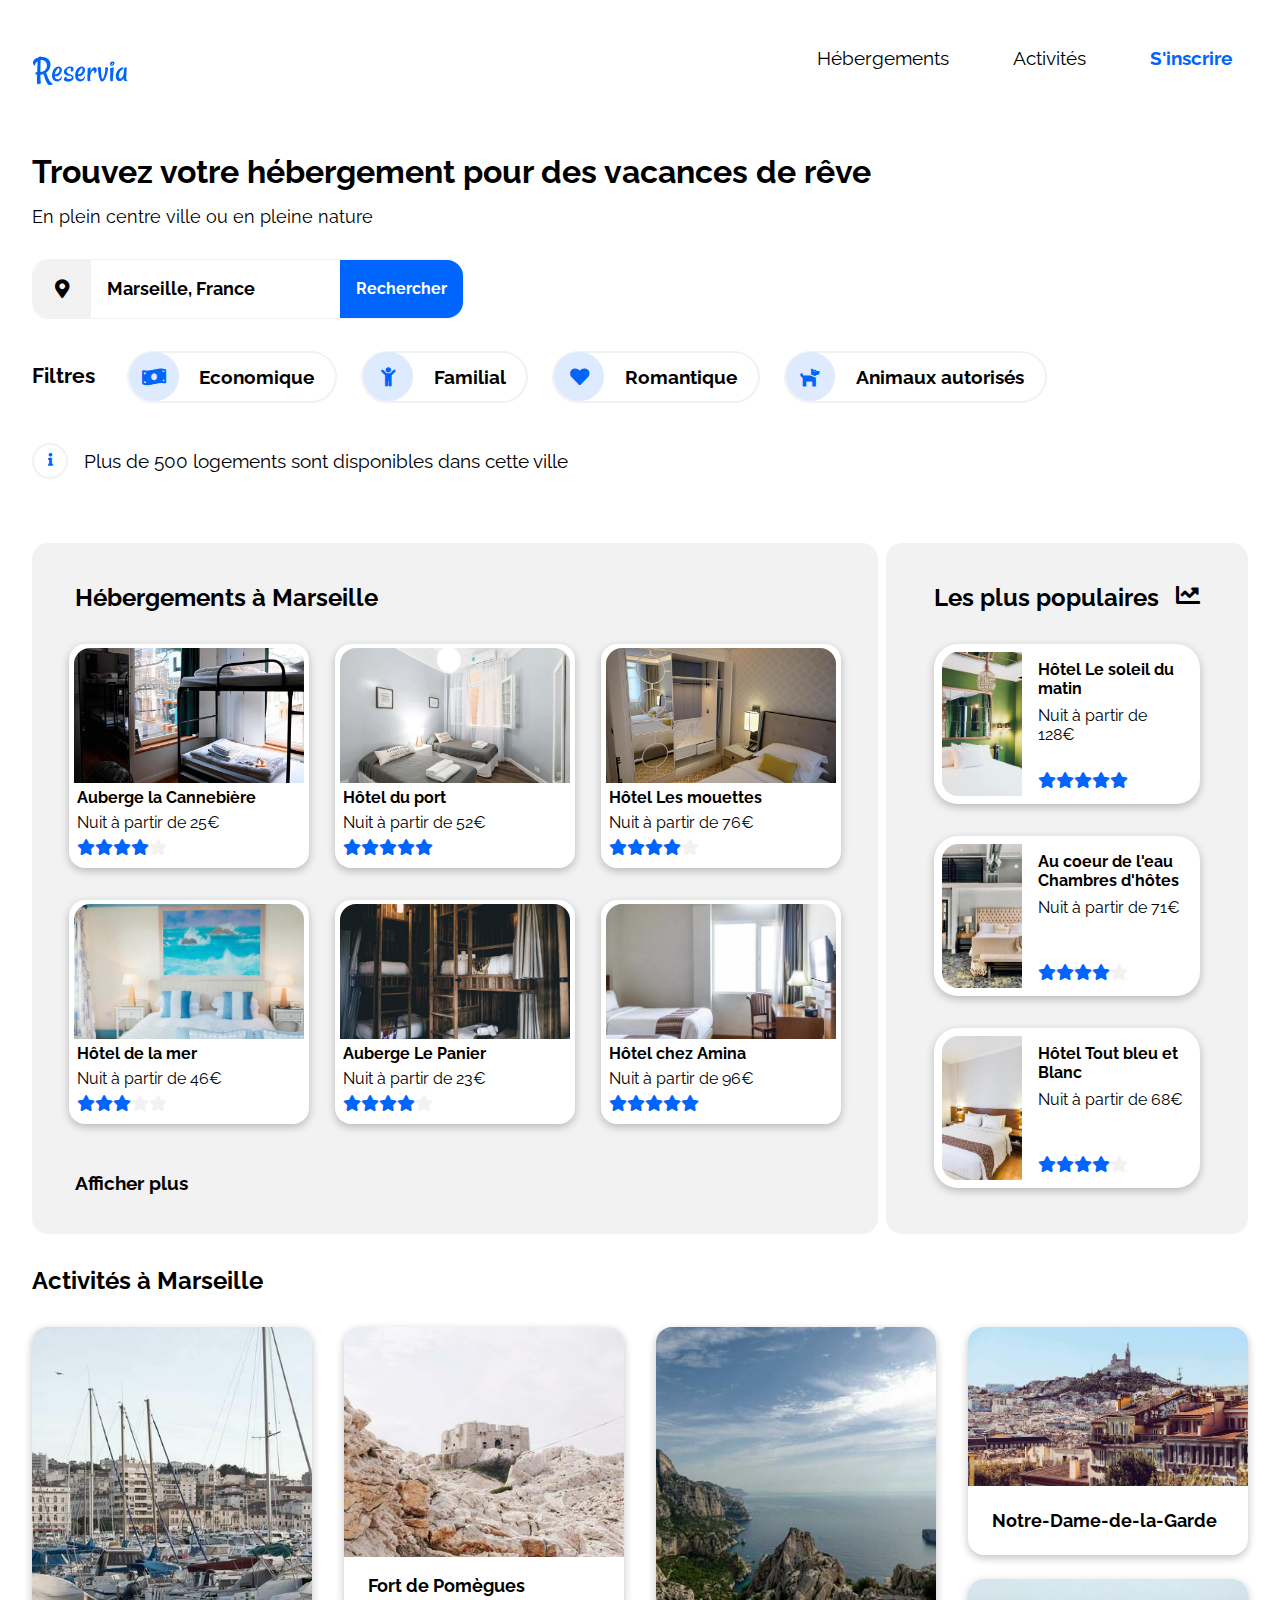
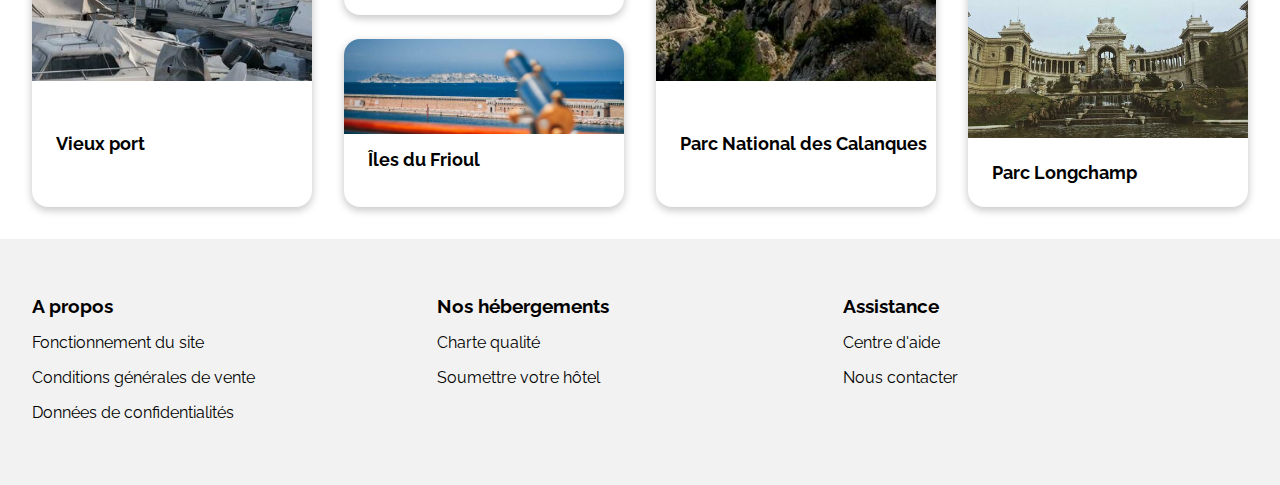
<file: index.html>
<!DOCTYPE html>
<html lang="fr">

<head>
    <meta charset="UTF-8">
    <meta name="viewport" content="width=device-width, initial-scale=1.0">
    <link rel="preconnect" href="https://fonts.gstatic.com">
    <link href="https://fonts.googleapis.com/css2?family=Raleway:wght@400;500;600;700;800&display=swap"
        rel="stylesheet">
    <link rel="stylesheet" href="https://use.fontawesome.com/releases/v5.15.3/css/all.css">
    <link rel="stylesheet" href="./assets/css/style.css">
    <link rel="stylesheet" href="./assets/css/mobile.css">
    <link rel="stylesheet" href="./assets/css/tablette.css">
    <link rel="stylesheet" href="./assets/css/desktop.css">
    <title>Reservia</title>
</head>

<body>
    <header id="headerSection">
        <nav>
            <ul>
                <li class="navUn"><a href="#"><img src="./assets/img/logo/Reservia.svg" alt="Logo Reservia"></a></li>
                <li class="navDeux"><a href="#">S'inscrire</a></li>
                <li class="navTrois"><a href="#hebergements">Hébergements</a></li>
                <li class="navQuatre"><a href="#activites">Activités</a></li>
            </ul>
        </nav>
    </header>
    <main>
        <section id="searchSection">
            <header>
                <h1>Trouvez votre hébergement pour des vacances de rêve</h1>
                <p>En plein centre ville ou en pleine nature</p>
            </header>
            <form id="searchBar">
                <div id="borderSearchBar">
                    <div id="mapButton">
                        <i class="fas fa-map-marker-alt"></i>
                    </div>
                    <input type="text" id="maRecherche" name="q" placeholder="Marseille, France"
                        aria-label="Rechercher des logements sur le site">
                    <div id="searchButton">
                        <i class="fas fa-search"></i>
                    </div>
                </div>
            </form>
            <div id="containerFilters">
                <ul id="categoryFilters">
                    <li id="filterTitle">Filtres</li>
                    <li><a href="#">
                            <div class="wrapperIcone"><i class="fas fa-money-bill-wave"></i></div>
                            <div class="wrapperFiltre">Economique</div>
                        </a></li>
                    <li><a href="#">
                            <div class="wrapperIcone"><i class="fas fa-child"></i></div>
                            <div class="wrapperFiltre">Familial</div>
                        </a></li>
                    <li><a href="#">
                            <div class="wrapperIcone"><i class="fas fa-heart"></i></div>
                            <div class="wrapperFiltre">Romantique</div>
                        </a></li>
                    <li><a href="#">
                            <div class="wrapperIcone"><i class="fas fa-dog"></i></div>
                            <div class="wrapperFiltre">Animaux autorisés</div>
                        </a></li>
                </ul>
            </div>
            <div id="containerInfo">
                <div id="wrapperInfo"><i class="fas fa-info"></i></div>
                <aside id="asideFilter">Plus de 500 logements sont disponibles dans cette ville</aside>
            </div>
        </section>
        <div id="hostingAndPopular">
            <aside id="popularSection">
                <header>
                    <h2>Les plus populaires</h2>
                    <i class="fas fa-chart-line"></i>
                </header>
                <div id="figurePopular">
                    <a href="#">
                        <figure>
                            <img src="./assets/img/hebergements/4_small/popular1.jpg" alt="Hôtel Le soleil du matin">
                            <figcaption class="wrapperTotal">
                                <div class="wrapperFigureInfo">
                                    <span>Hôtel Le soleil du matin</span>
                                    <p>Nuit à partir de 128€</p>
                                </div>
                                <div class="starPopular">
                                    <i class="fas fa-star"></i>
                                    <i class="fas fa-star"></i>
                                    <i class="fas fa-star"></i>
                                    <i class="fas fa-star"></i>
                                    <i class="fas fa-star"></i>
                                </div>
                            </figcaption>
                        </figure>
                    </a>
                    <a href="#">
                        <figure>
                            <img src="./assets/img/hebergements/4_small/popular2.jpg"
                                alt="Au coeur de l'eau Chambres d'hôtes">
                            <figcaption class="wrapperTotal">
                                <div class="wrapperFigureInfo">
                                    <span>Au coeur de l'eau Chambres d'hôtes</span>
                                    <p>Nuit à partir de 71€</p>
                                </div>
                                <div class="starPopular">
                                    <i class="fas fa-star"></i>
                                    <i class="fas fa-star"></i>
                                    <i class="fas fa-star"></i>
                                    <i class="fas fa-star"></i>
                                    <i class="fas fa-star disabled"></i>
                                </div>
                            </figcaption>
                        </figure>
                    </a>
                    <a href="#">
                        <figure>
                            <img src="./assets/img/hebergements/4_small/popular3.jpg" alt="Hôtel Tout bleu et Blanc">
                            <figcaption class="wrapperTotal">
                                <div class="wrapperFigureInfo">
                                    <span>Hôtel Tout bleu et Blanc</span>
                                    <p>Nuit à partir de 68€</p>
                                </div>
                                <div class="starPopular">
                                    <i class="fas fa-star"></i>
                                    <i class="fas fa-star"></i>
                                    <i class="fas fa-star"></i>
                                    <i class="fas fa-star"></i>
                                    <i class="fas fa-star disabled"></i>
                                </div>
                            </figcaption>
                        </figure>
                    </a>
                </div>
            </aside>
            <section id="hostingSection">
                <header>
                    <h2 id="hebergements">Hébergements à Marseille</h2>
                </header>
                <div id="figureHosting">
                    <a href="#">
                        <figure>
                            <img src="./assets/img/hebergements/4_small/hosting1.jpg" alt="Auberge la Cannebière">
                            <figcaption>
                                <span>Auberge la Cannebière</span>
                                <p>Nuit à partir de 25€</p>
                                <div class="starPopular">
                                    <i class="fas fa-star"></i>
                                    <i class="fas fa-star"></i>
                                    <i class="fas fa-star"></i>
                                    <i class="fas fa-star"></i>
                                    <i class="fas fa-star disabled"></i>
                                </div>
                            </figcaption>
                        </figure>
                    </a>
                    <a href="#">
                        <figure>
                            <img src="./assets/img/hebergements/4_small/hosting2.jpg" alt="Hôtel du port">
                            <figcaption>
                                <span>Hôtel du port</span>
                                <p>Nuit à partir de 52€</p>
                                <div class="starPopular">
                                    <i class="fas fa-star"></i>
                                    <i class="fas fa-star"></i>
                                    <i class="fas fa-star"></i>
                                    <i class="fas fa-star"></i>
                                    <i class="fas fa-star"></i>
                                </div>
                            </figcaption>
                        </figure>
                    </a>
                    <a href="#">
                        <figure>
                            <img src="./assets/img/hebergements/4_small/hosting3.jpg" alt="Hôtel Les mouettes">
                            <figcaption>
                                <span>Hôtel Les mouettes</span>
                                <p>Nuit à partir de 76€</p>
                                <div class="starPopular">
                                    <i class="fas fa-star"></i>
                                    <i class="fas fa-star"></i>
                                    <i class="fas fa-star"></i>
                                    <i class="fas fa-star"></i>
                                    <i class="fas fa-star disabled"></i>
                                </div>
                            </figcaption>
                        </figure>
                    </a>
                    <a href="#">
                        <figure>
                            <img src="./assets/img/hebergements/4_small/hosting4.jpg" alt="Hôtel de la mer">
                            <figcaption>
                                <span>Hôtel de la mer</span>
                                <p>Nuit à partir de 46€</p>
                                <div class="starPopular">
                                    <i class="fas fa-star"></i>
                                    <i class="fas fa-star"></i>
                                    <i class="fas fa-star"></i>
                                    <i class="fas fa-star disabled"></i>
                                    <i class="fas fa-star disabled"></i>
                                </div>
                            </figcaption>
                        </figure>
                    </a>
                    <a href="#">
                        <figure>
                            <img src="./assets/img/hebergements/4_small/hosting5.jpg" alt="Auberge Le Panier">
                            <figcaption>
                                <span>Auberge Le Panier</span>
                                <p>Nuit à partir de 23€</p>
                                <div class="starPopular">
                                    <i class="fas fa-star"></i>
                                    <i class="fas fa-star"></i>
                                    <i class="fas fa-star"></i>
                                    <i class="fas fa-star"></i>
                                    <i class="fas fa-star disabled"></i>
                                </div>
                            </figcaption>
                        </figure>
                    </a>
                    <a href="#">
                        <figure>
                            <img src="./assets/img/hebergements/4_small/hosting6.jpg" alt="Hôtel chez Amina">
                            <figcaption>
                                <span>Hôtel chez Amina</span>
                                <p>Nuit à partir de 96€</p>
                                <div class="starPopular">
                                    <i class="fas fa-star"></i>
                                    <i class="fas fa-star"></i>
                                    <i class="fas fa-star"></i>
                                    <i class="fas fa-star"></i>
                                    <i class="fas fa-star"></i>
                                </div>
                            </figcaption>
                        </figure>
                    </a>
                </div>
                <p>Afficher plus</p>
            </section>
        </div>
        <section id="activitySection">
            <header>
                <h2 id="activites">Activités à Marseille</h2>
            </header>
            <div id="figureActivity">
                <a id="vieuxPort" href="#">
                    <figure>
                        <img src="./assets/img/activites/4_small/activity1.jpg" alt="Vieux port">
                        <figcaption>
                            <span>Vieux port</span>
                        </figcaption>
                    </figure>
                </a>
                <div id="wrapperPomeguesFrioul">
                    <a id="fortPomegues" href="#">
                        <figure>
                            <img src="./assets/img/activites/4_small/activity2.jpg" alt="Fort de Pomègues">
                            <figcaption>
                                <span>Fort de Pomègues</span>
                            </figcaption>
                        </figure>
                    </a>
                    <a id="ilesFrioul" href="#">
                        <figure>
                            <img src="./assets/img/activites/4_small/activity3.jpg" alt="Iles du Frioul">
                            <figcaption>
                                <span>Îles du Frioul</span>
                            </figcaption>
                        </figure>
                    </a>
                </div>
                <a id="parcNational" href="#">
                    <figure>
                        <img src="./assets/img/activites/4_small/activity4.jpg" alt="Parc National des Calanques">
                        <figcaption>
                            <span>Parc National des Calanques</span>
                        </figcaption>
                    </figure>
                </a>
                <div id="wrapperDameLongchamp">
                    <a id="notreDame" href="#">
                        <figure>
                            <img src="./assets/img/activites/4_small/activity5.jpg" alt="Notre-Dame-de-la-Garde">
                            <figcaption>
                                <span>Notre-Dame-de-la-Garde</span>
                            </figcaption>
                        </figure>
                    </a>
                    <a id="parcLongchamp" href="#">
                        <figure>
                            <img src="./assets/img/activites/4_small/activity6.jpg" alt="Parc Longchamp">
                            <figcaption>
                                <span>Parc Longchamp</span>
                            </figcaption>
                        </figure>
                    </a>
                </div>
            </div>
        </section>
    </main>
    <footer id="footerSection">
        <nav>
            <div>
                <h3>A propos</h3>
                <ul>
                    <li><a href="#">Fonctionnement du site</a></li>
                    <li><a href="#">Conditions générales de vente</a></li>
                    <li><a href="#">Données de confidentialités</a></li>
                </ul>
            </div>
            <div>
                <h3>Nos hébergements</h3>
                <ul>
                    <li><a href="#">Charte qualité</a></li>
                    <li><a href="#">Soumettre votre hôtel</a></li>
                </ul>
            </div>
            <div>
                <h3>Assistance</h3>
                <ul>
                    <li><a href="#">Centre d'aide</a></li>
                    <li><a href="#">Nous contacter</a></li>
                </ul>
            </div>
        </nav>
    </footer>
</body>

</html>
</file>
<file: assets/css/style.css>
* {
  font-family: "Raleway", sans-serif;
  margin: 0;
  padding: 0;
}

figure:hover {
  opacity: 0.7;
}
</file>
<file: assets/css/mobile.css>
@media only screen and (max-width: 767px) {
  /*headerSection*/

  header ul {
    display: flex;
    flex-wrap: wrap;
    list-style: none;
  }

  header li {
    font-size: 1.2rem;
  }

  a {
    text-decoration: none;
    color: black;
  }

  .navUn {
    width: 50%;
  }

  .navDeux {
    width: 50%;
    display: flex;
    align-items: center;
    justify-content: flex-end;
  }

  .navTrois {
    width: 50%;
    display: flex;
    justify-content: center;
    padding: 1rem 0;
    border-bottom: 3px solid #f2f2f2;
  }

  .navQuatre {
    width: 50%;
    display: flex;
    justify-content: center;
    padding: 1rem 0;
    border-bottom: 3px solid #f2f2f2;
  }

  .navUn img {
    padding: 1rem 0 1rem 1rem;
  }

  .navDeux a {
    color: #0065fc;
    font-weight: bold;
    padding: 1rem;
  }

  .navTrois a {
    color: black;
  }

  .navTrois a:hover {
    color: #0065fc;
  }

  .navQuatre a {
    color: black;
  }

  .navQuatre a:hover {
    color: #0065fc;
  }

  .navTrois:hover {
    color: #0065fc;
    border-bottom: 3px solid #0065fc;
  }

  .navQuatre:hover {
    color: #0065fc;
    border-bottom: 3px solid #0065fc;
  }

  /*searchSection*/

  #searchSection {
    padding: 2.5rem 1.5rem;
  }

  #searchSection p {
    padding-top: 1rem;
    padding-bottom: 2rem;
    font-size: 1.2rem;
  }

  #searchBar {
    padding: 1rem 0;
  }

  #borderSearchBar {
    display: flex;
    border: 1px solid #f2f2f2;
    border-radius: 1rem;
  }

  input {
    padding: 1rem;
    font-size: 1.1rem;
    font-weight: bold;
    width: 100%;
    border: none;
  }

  input::placeholder {
    color: black;
  }

  i {
    font-size: 1.2rem;
  }

  #searchButton {
    background-color: #0065fc;
    min-width: 3.6rem;
    height: 3.6rem;
    border-radius: 1rem;
    display: flex;
    justify-content: center;
    align-items: center;
  }

  .fa-search {
    color: white;
  }

  #mapButton {
    background-color: #f2f2f2;
    min-width: 3.6rem;
    height: 3.6rem;
    border-radius: 1rem 0rem 0rem 1rem;
    display: flex;
    justify-content: center;
    align-items: center;
  }

  /*containerFilters*/

  #filterTitle {
    font-weight: bold;
    font-size: 1.3rem;
    padding: 2rem 0;
    width: 100%;
  }

  #categoryFilters {
    display: flex;
    flex-wrap: wrap;
  }

  #containerFilters ul {
    list-style: none;
  }

  #categoryFilters li a {
    display: flex;
    align-items: center;
    height: 3rem;
    margin-bottom: 1rem;
    margin-right: 0.9rem;
    border: 2px solid #f2f2f2;
    border-radius: 3rem;
  }

  .wrapperIcone {
    background-color: #deebff;
    border-radius: 3rem;
    min-width: 3.1rem;
    height: 3.1rem;
    display: flex;
    align-items: center;
    justify-content: center;
  }

  .wrapperFiltre {
    font-weight: bold;
    display: flex;
    justify-content: center;
    align-items: center;
    padding: 0 0.5rem;
    color: black;
  }

  #categoryFilters li a:hover {
    background-color: #deebff;
    transition-duration: 0.5s;
    border: 2px solid #deebff;
  }

  #categoryFilters i {
    color: #0065fc;
  }

  /*containerInfo*/

  .fa-info {
    color: #0065fc;
    font-size: 0.8rem;
  }

  #containerInfo {
    display: flex;
    padding: 1.5rem 0;
    align-items: center;
  }

  #wrapperInfo {
    border: solid 2px #f2f2f2;
    min-width: 2rem;
    height: 2rem;
    border-radius: 2rem;
    display: flex;
    justify-content: center;
    align-items: center;
  }

  #asideFilter {
    padding-left: 1rem;
    font-size: 1.2rem;
  }

  /*popularSection*/

  #popularSection {
    background-color: #f2f2f2;
    padding: 2.5rem 1.5rem;
  }

  #popularSection header {
    display: flex;
    justify-content: space-between;
    margin-bottom: 2rem;
  }

  #popularSection header i {
    font-size: 1.5rem;
  }

  #figurePopular {
    display: flex;
    flex-direction: column;
  }

  #figurePopular img {
    width: 30%;
    object-fit: cover;
    margin: 0.5rem 0 0.5rem 0.5rem;
    border-radius: 1rem 0 0 1rem;
  }

  #figurePopular figure {
    background-color: white;
    display: flex;
    margin-bottom: 1rem;
    height: 11rem;
    border-radius: 1.5rem;
    box-shadow: rgba(0, 0, 0, 0.24) 0px 3px 8px;
  }

  .wrapperFigureInfo {
    display: flex;
    flex-direction: column;
  }

  .wrapperFigureInfo span {
    padding-bottom: 0.5rem;
    font-weight: bold;
  }

  .starPopular {
    display: flex;
    flex-wrap: wrap;
  }

  .wrapperTotal {
    display: flex;
    flex-direction: column;
    justify-content: space-between;
    padding: 1rem;
  }

  .fa-star {
    color: #0065fc;
    font-size: 1rem;
  }

  .disabled {
    color: #f2f2f2;
  }

  /*hostingSection*/

  #hostingSection {
    padding: 2.5rem 1.5rem;
  }

  #hostingSection header {
    padding-bottom: 2rem;
  }

  #figureHosting {
    display: flex;
    flex-direction: column;
  }

  #figureHosting figure {
    display: flex;
    flex-direction: column;
    height: 14rem;
    border-radius: 1rem;
    box-shadow: rgb(0 0 0 / 24%) 0px 3px 8px;
    margin-bottom: 1rem;
  }

  #figureHosting img {
    height: 60%;
    object-fit: cover;
    margin: 0.3rem;
    border-radius: 1rem 1rem 0 0;
  }

  #figureHosting figcaption {
    display: flex;
    flex-direction: column;
    height: 30%;
    justify-content: space-between;
    padding: 0 0.5rem;
  }

  #figureHosting figcaption span {
    font-weight: bold;
  }

  #hostingSection p:last-child {
    margin-top: 1rem;
    font-weight: bold;
    font-size: 1.2rem;
  }

  /* activitySection */

  #activitySection {
    padding: 2rem 1.5rem;
  }

  #activitySection header {
    padding-bottom: 2rem;
  }

  #figureActivity {
    display: flex;
    flex-direction: column;
  }

  #figureActivity figure {
    display: flex;
    flex-direction: column;
    height: 14rem;
    border-radius: 1rem;
    box-shadow: rgb(0 0 0 / 24%) 0px 3px 8px;
    margin-bottom: 1.5rem;
  }

  #figureActivity img {
    height: 70%;
    object-fit: cover;
    border-radius: 1rem 1rem 0 0;
  }

  #figureActivity figcaption {
    height: 30%;
    display: flex;
    flex-direction: column;
    justify-content: center;
    padding-left: 1.5rem;
    font-weight: bold;
    font-size: 1.1rem;
  }

  /* footerSection*/

  #footerSection {
    background-color: #f2f2f2;
    padding: 2.5rem 1.5rem;
  }

  #footerSection nav {
    display: flex;
    flex-direction: column;
  }

  #footerSection h3 {
    padding: 1rem 0;
  }

  #footerSection ul {
    list-style: none;
  }

  #footerSection li {
    padding-bottom: 1rem;
  }
}
</file>
<file: assets/css/tablette.css>
@media only screen and (min-width: 768px) and (max-width: 1023px) {
  /*headerSection*/

  header ul {
    display: flex;
    flex-wrap: wrap;
    list-style: none;
  }

  header li {
    font-size: 1.2rem;
  }

  a {
    text-decoration: none;
    color: black;
  }

  .navUn {
    width: 50%;
  }

  .navDeux {
    width: 50%;
    display: flex;
    align-items: center;
    justify-content: flex-end;
  }

  .navTrois {
    width: 50%;
    display: flex;
    justify-content: center;
    padding: 1rem 0;
    border-bottom: 3px solid #f2f2f2;
  }

  .navQuatre {
    width: 50%;
    display: flex;
    justify-content: center;
    padding: 1rem 0;
    border-bottom: 3px solid #f2f2f2;
  }

  .navUn img {
    padding: 1rem 0 1rem 1rem;
  }

  .navDeux a {
    color: #0065fc;
    font-weight: bold;
    padding: 1rem;
  }

  .navTrois a {
    color: black;
  }

  .navTrois a:hover {
    color: #0065fc;
  }

  .navQuatre a {
    color: black;
  }

  .navQuatre a:hover {
    color: #0065fc;
  }

  .navTrois:hover {
    color: #0065fc;
    border-bottom: 3px solid #0065fc;
  }

  .navQuatre:hover {
    color: #0065fc;
    border-bottom: 3px solid #0065fc;
  }

  /*searchSection*/

  #searchSection {
    padding: 2.5rem 1.5rem;
  }

  #searchSection p {
    padding-top: 1rem;
    padding-bottom: 2rem;
    font-size: 1.2rem;
  }

  #searchBar {
    padding: 1rem 0;
  }

  #borderSearchBar {
    display: flex;
    border: 1px solid #f2f2f2;
    border-radius: 1rem;
  }

  input {
    padding: 1rem;
    font-size: 1.1rem;
    font-weight: bold;
    width: 100%;
    border: none;
  }

  input::placeholder {
    color: black;
  }

  i {
    font-size: 1.2rem;
  }

  #searchButton {
    background-color: #0065fc;
    min-width: 3.6rem;
    height: 3.6rem;
    border-radius: 1rem;
    display: flex;
    justify-content: center;
    align-items: center;
  }

  .fa-search {
    color: white;
  }

  #mapButton {
    background-color: #f2f2f2;
    min-width: 3.6rem;
    height: 3.6rem;
    border-radius: 1rem 0rem 0rem 1rem;
    display: flex;
    justify-content: center;
    align-items: center;
  }

  /*containerFilters*/

  #filterTitle {
    font-weight: bold;
    font-size: 1.3rem;
    padding: 2rem 0;
    width: 100%;
  }

  #categoryFilters {
    display: flex;
    flex-wrap: wrap;
  }

  #containerFilters ul {
    list-style: none;
  }

  #categoryFilters li a {
    display: flex;
    align-items: center;
    height: 3rem;
    margin-bottom: 1rem;
    margin-right: 1.5rem;
    border: 2px solid #f2f2f2;
    border-radius: 3rem;
  }

  .wrapperIcone {
    background-color: #deebff;
    border-radius: 3rem;
    min-width: 3.1rem;
    height: 3.1rem;
    display: flex;
    align-items: center;
    justify-content: center;
  }

  .wrapperFiltre {
    font-size: 1.2rem;
    font-weight: bold;
    display: flex;
    justify-content: center;
    align-items: center;
    padding: 0 1.3rem;
    color: black;
  }

  #categoryFilters li a:hover {
    background-color: #deebff;
    transition-duration: 0.5s;
    border: 2px solid #deebff;
  }

  #categoryFilters i {
    color: #0065fc;
  }

  /*containerInfo*/

  .fa-info {
    color: #0065fc;
    font-size: 0.8rem;
  }

  #containerInfo {
    display: flex;
    padding: 1.5rem 0;
    align-items: center;
  }

  #wrapperInfo {
    border: solid 2px #f2f2f2;
    min-width: 2rem;
    height: 2rem;
    border-radius: 2rem;
    display: flex;
    justify-content: center;
    align-items: center;
  }

  #asideFilter {
    padding-left: 1rem;
    font-size: 1.2rem;
  }

  /*popularSection*/

  #popularSection {
    background-color: #f2f2f2;
    padding: 2.5rem 1.5rem;
  }

  #popularSection header {
    display: flex;
    justify-content: space-between;
    margin-bottom: 2rem;
  }

  #popularSection header i {
    font-size: 1.5rem;
  }

  #figurePopular {
    display: flex;
    flex-direction: column;
  }

  #figurePopular img {
    width: 30%;
    object-fit: cover;
    margin: 0.5rem 0 0.5rem 0.5rem;
    border-radius: 1rem 0 0 1rem;
  }

  #figurePopular figure {
    background-color: white;
    display: flex;
    margin-bottom: 1rem;
    height: 11rem;
    border-radius: 1.5rem;
    box-shadow: rgba(0, 0, 0, 0.24) 0px 3px 8px;
  }

  .wrapperFigureInfo {
    display: flex;
    flex-direction: column;
  }

  .wrapperFigureInfo span {
    padding-bottom: 0.5rem;
    font-weight: bold;
  }

  .starPopular {
    display: flex;
    flex-wrap: wrap;
  }

  .wrapperTotal {
    display: flex;
    flex-direction: column;
    justify-content: space-between;
    padding: 1rem;
  }

  .fa-star {
    color: #0065fc;
    font-size: 1rem;
  }

  .disabled {
    color: #f2f2f2;
  }

  /*hostingSection*/

  #hostingSection {
    padding: 2.5rem 1.5rem;
    background-color: #f2f2f2;
  }

  #hostingSection header {
    padding-bottom: 2rem;
  }

  #figureHosting {
    display: flex;
    flex-wrap: wrap;
    width: 100%;
    justify-content: space-between;
  }

  #figureHosting a {
    width: 30%;
  }

  #figureHosting figure {
    display: flex;
    flex-direction: column;
    height: 14rem;
    border-radius: 1rem;
    box-shadow: rgb(0 0 0 / 24%) 0px 3px 8px;
    margin-bottom: 2rem;
    background-color: white;
  }

  #figureHosting img {
    height: 60%;
    object-fit: cover;
    margin: 0.3rem;
    border-radius: 1rem 1rem 0 0;
  }

  #figureHosting figcaption {
    display: flex;
    flex-direction: column;
    height: 30%;
    justify-content: space-between;
    padding: 0 0.5rem;
  }

  #figureHosting figcaption span {
    font-weight: bold;
  }

  #hostingSection p:last-child {
    margin-top: 1rem;
    font-weight: bold;
    font-size: 1.2rem;
  }

  /* activitySection */

  #activitySection {
    padding: 2rem 1.5rem;
  }

  #activitySection header {
    padding-bottom: 2rem;
  }

  #figureActivity {
    display: flex;
    flex-direction: column;
  }

  #figureActivity figure {
    display: flex;
    flex-direction: column;
    height: 14rem;
    border-radius: 1rem;
    box-shadow: rgb(0 0 0 / 24%) 0px 3px 8px;
    margin-bottom: 1.5rem;
  }

  #figureActivity img {
    height: 70%;
    object-fit: cover;
    border-radius: 1rem 1rem 0 0;
  }

  #figureActivity figcaption {
    height: 30%;
    display: flex;
    flex-direction: column;
    justify-content: center;
    padding-left: 1.5rem;
    font-weight: bold;
    font-size: 1.1rem;
  }

  /*footerSection*/

  #footerSection {
    background-color: #f2f2f2;
    padding: 2.5rem 2rem;
  }

  #footerSection nav {
    display: flex;
    width: 100%;
  }

  #footerSection div {
    width: 33.33%;
  }

  #footerSection h3 {
    padding: 1rem 0;
  }

  #footerSection ul {
    list-style: none;
    display: flex;
    flex-direction: column;
    height: 7rem;
  }

  #footerSection li {
    padding-bottom: 1rem;
  }
}
</file>
<file: assets/css/desktop.css>
@media only screen and (min-width: 1024px) {
  /*headerSection*/

  header ul {
    display: flex;
  }

  header li {
    font-size: 1.2rem;
  }

  a {
    text-decoration: none;
    color: black;
  }

  .navUn {
    flex-grow: 1;
    padding-top: 2rem;
    padding-left: 2rem;
  }

  .navDeux {
    display: flex;
    align-items: center;
    justify-content: flex-end;
    order: 20;
    border-top: 3px solid transparent;
  }

  .navTrois {
    display: flex;
    justify-content: center;
    align-items: center;
    border-top: 3px solid transparent;
  }

  .navQuatre {
    display: flex;
    justify-content: center;
    align-items: center;
    border-top: 3px solid transparent;
  }

  .navUn img {
    padding: 1rem 0;
  }

  .navDeux a {
    color: #0065fc;
    font-weight: bold;
    padding: 0 3rem 0 2rem;
  }

  .navTrois a {
    color: black;
    padding: 0 2rem;
  }

  .navQuatre a {
    color: black;
    padding: 0 2rem;
  }

  .navTrois a:hover {
    color: #0065fc;
  }

  .navQuatre a:hover {
    color: #0065fc;
  }

  .navTrois:hover {
    border-top: 3px solid #0065fc;
  }

  .navQuatre:hover {
    border-top: 3px solid #0065fc;
  }

  /*searchSection*/

  #searchSection {
    padding: 2.5rem 2rem;
  }

  #searchSection p {
    padding-top: 1rem;
    padding-bottom: 1rem;
    font-size: 1.1rem;
  }

  #searchBar {
    padding: 1rem 0;
  }

  #borderSearchBar {
    display: flex;
    border: 1px solid #f2f2f2;
    border-radius: 1rem;
    width: min-content;
  }

  input {
    padding: 1rem;
    font-size: 1.1rem;
    font-weight: bold;
    border: none;
  }

  input::placeholder {
    color: black;
  }

  i {
    font-size: 1.2rem;
  }

  #searchButton {
    background-color: #0065fc;
    border-radius: 0 1rem 1rem 0;
    display: flex;
    justify-content: center;
    align-items: center;
  }

  #searchButton:after {
    content: "Rechercher";
    padding: 0 1rem;
    color: white;
    font-weight: bold;
  }

  .fa-search {
    display: none;
  }

  #mapButton {
    background-color: #f2f2f2;
    min-width: 3.6rem;
    height: 3.6rem;
    border-radius: 1rem 0rem 0rem 1rem;
    display: flex;
    justify-content: center;
    align-items: center;
  }

  /*containerFilters*/

  #filterTitle {
    font-weight: bold;
    font-size: 1.3rem;
    padding-right: 2rem;
    padding-top: 0.8rem;
  }

  #categoryFilters {
    display: flex;
    flex-wrap: wrap;
    padding-top: 1rem;
  }

  #containerFilters ul {
    list-style: none;
  }

  #categoryFilters li a {
    display: flex;
    align-items: center;
    height: 3rem;
    margin-right: 1.5rem;
    margin-bottom: 1rem;
    border: 2px solid #f2f2f2;
    border-radius: 3rem;
  }

  .wrapperIcone {
    background-color: #deebff;
    border-radius: 3rem;
    min-width: 3.1rem;
    height: 3.1rem;
    display: flex;
    align-items: center;
    justify-content: center;
  }

  .wrapperFiltre {
    font-size: 1.2rem;
    font-weight: bold;
    display: flex;
    justify-content: center;
    align-items: center;
    padding: 0 1.3rem;
    color: black;
  }

  #categoryFilters li a:hover {
    background-color: #deebff;
    transition-duration: 0.7s;
    border: 2px solid #deebff;
  }

  #categoryFilters i {
    color: #0065fc;
  }

  /*containerInfo*/

  .fa-info {
    color: #0065fc;
    font-size: 0.8rem;
  }

  #containerInfo {
    display: flex;
    padding: 1.5rem 0;
    align-items: center;
  }

  #wrapperInfo {
    border: solid 2px #f2f2f2;
    min-width: 2rem;
    height: 2rem;
    border-radius: 2rem;
    display: flex;
    justify-content: center;
    align-items: center;
  }

  #asideFilter {
    padding-left: 1rem;
    font-size: 1.2rem;
  }

  /*popularSection*/

  #popularSection {
    background-color: #f2f2f2;
    padding: 2.5rem 3rem 1rem;
    width: 22%;
    border-radius: 1rem;
    order: 5;
  }

  #popularSection header {
    display: flex;
    justify-content: space-between;
    margin-bottom: 2rem;
  }

  #popularSection header i {
    font-size: 1.5rem;
  }

  #figurePopular {
    display: flex;
    flex-direction: column;
    height: 35rem;
    justify-content: space-between;
  }

  #figurePopular img {
    width: 30%;
    object-fit: cover;
    margin: 0.5rem 0 0.5rem 0.5rem;
    border-radius: 1rem 0 0 1rem;
  }

  #figurePopular figure {
    background-color: white;
    display: flex;
    margin-bottom: 1rem;
    height: 10rem;
    border-radius: 1.5rem;
    box-shadow: rgba(0, 0, 0, 0.24) 0px 3px 8px;
  }

  .wrapperFigureInfo {
    display: flex;
    flex-direction: column;
  }

  .wrapperFigureInfo span {
    padding-bottom: 0.5rem;
    font-weight: bold;
  }

  .starPopular {
    display: flex;
    flex-wrap: wrap;
  }

  .wrapperTotal {
    display: flex;
    flex-direction: column;
    justify-content: space-between;
    padding: 1rem;
  }

  .fa-star {
    color: #0065fc;
    font-size: 1rem;
  }

  .disabled {
    color: #f2f2f2;
  }

  /*hostingSection*/

  #hostingSection {
    padding: 2.5rem 1.5rem;
    margin-right: 0.5rem;
    width: 66%;
    background-color: #f2f2f2;
    border-radius: 1rem;
  }

  #hostingSection header {
    padding-bottom: 2rem;
    padding-left: 1.2rem;
  }

  #figureHosting {
    display: flex;
    flex-wrap: wrap;
    width: 100%;
    justify-content: space-around;
  }

  #figureHosting a {
    width: 30%;
  }

  #figureHosting figure {
    display: flex;
    flex-direction: column;
    height: 14rem;
    border-radius: 1rem;
    box-shadow: rgb(0 0 0 / 24%) 0px 3px 8px;
    margin-bottom: 2rem;
    background-color: white;
  }

  #figureHosting img {
    height: 60%;
    object-fit: cover;
    margin: 0.3rem;
    border-radius: 1rem 1rem 0 0;
  }

  #figureHosting figcaption {
    display: flex;
    flex-direction: column;
    height: 30%;
    justify-content: space-between;
    padding: 0 0.5rem;
  }

  #figureHosting figcaption span {
    font-weight: bold;
  }

  #hostingSection p:last-child {
    margin-top: 1rem;
    font-weight: bold;
    font-size: 1.2rem;
    padding-left: 1.2rem;
  }

  /*hostingAndPopular*/

  #hostingAndPopular {
    display: flex;
    justify-content: space-between;
    padding: 0 2rem;
  }

  /*activitySection */

  #activitySection {
    padding: 2rem 2rem;
  }

  #activitySection header {
    padding-bottom: 2rem;
  }

  #figureActivity {
    display: flex;
    justify-content: space-between;
  }

  #figureActivity a {
    width: 23%;
  }

  #wrapperPomeguesFrioul {
    width: 23%;
    height: 30rem;
  }

  #wrapperDameLongchamp {
    width: 23%;
    height: 30rem;
  }

  #figureActivity figure {
    display: flex;
    flex-direction: column;
    border-radius: 1rem;
    box-shadow: rgb(0 0 0 / 24%) 0px 3px 8px;
    margin-bottom: 1.5rem;
  }

  #figureActivity img {
    height: 70%;
    object-fit: cover;
    border-radius: 1rem 1rem 0 0;
  }

  #figureActivity figcaption {
    height: 30%;
    display: flex;
    flex-direction: column;
    justify-content: center;
    padding-left: 1.5rem;
    font-weight: bold;
    font-size: 1.1rem;
  }

  /*newSize figureActivity*/

  #vieuxPort {
    height: 30rem;
  }

  #vieuxPort figure {
    height: 100%;
  }

  #vieuxPort figure img {
    height: 85%;
  }

  #parcNational {
    height: 30rem;
  }

  #parcNational figure {
    height: 100%;
  }

  #parcNational figure img {
    height: 85%;
  }

  #fortPomegues figure {
    height: 60%;
  }

  #fortPomegues figure img {
    height: 80%;
  }

  #ilesFrioul figure {
    height: 35%;
  }

  #ilesFrioul figure img {
    height: 57%;
  }

  #notreDame figure {
    height: 47.5%;
  }

  #parcLongchamp figure {
    height: 47.5%;
  }

  /*footerSection*/

  #footerSection {
    background-color: #f2f2f2;
    padding: 2.5rem 2rem;
  }

  #footerSection nav {
    display: flex;
    width: 100%;
  }

  #footerSection div {
    width: 33.33%;
  }

  #footerSection h3 {
    padding: 1rem 0;
  }

  #footerSection ul {
    list-style: none;
    display: flex;
    flex-direction: column;
    height: 7rem;
  }

  #footerSection li {
    padding-bottom: 1rem;
  }
}
</file>
